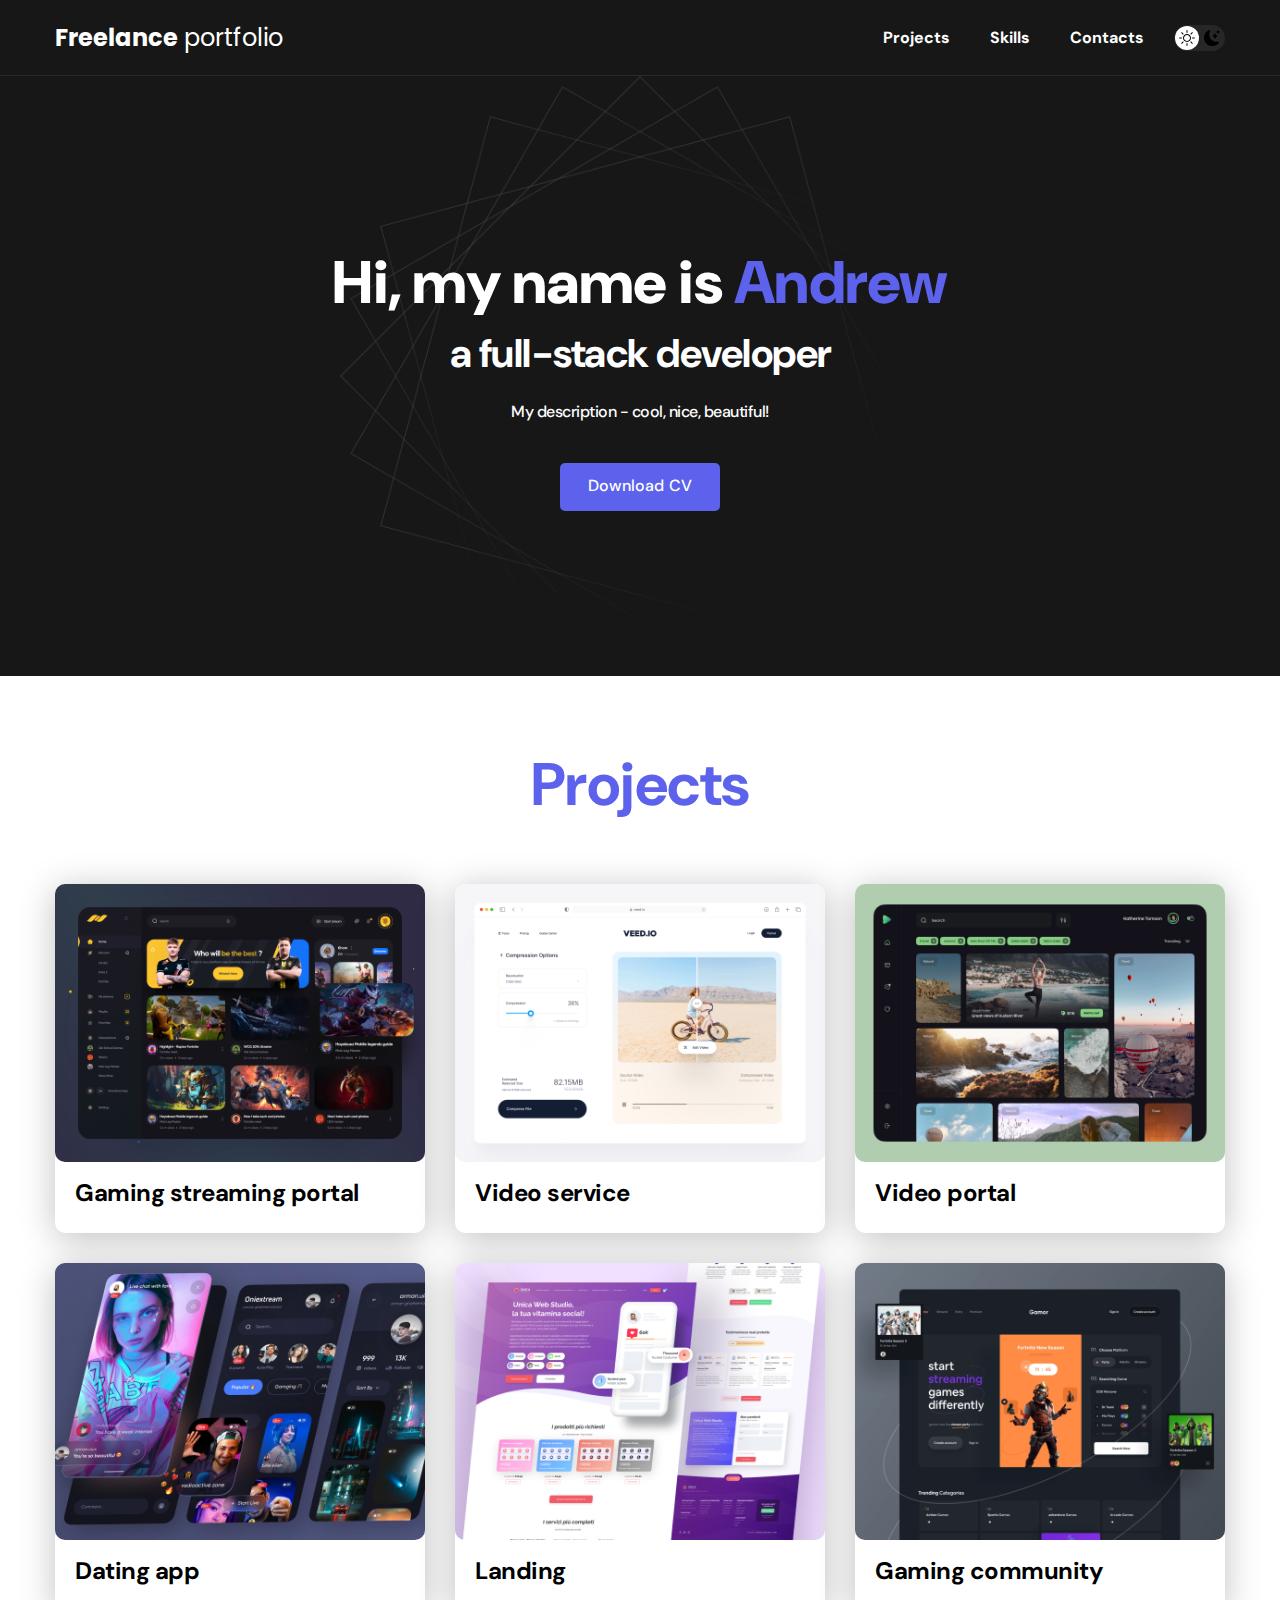
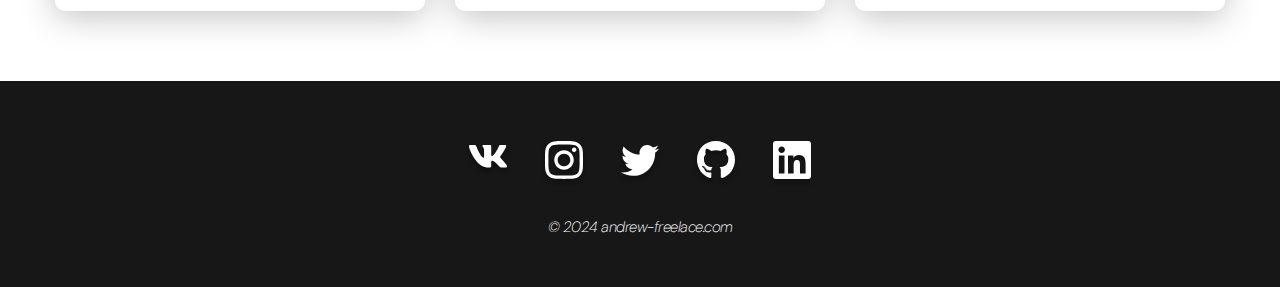
<file: index.html>
<!DOCTYPE html>
<html lang="en">
  <head>
    <meta charset="UTF-8" />
    <meta name="viewport" content="width=device-width, initial-scale=1.0" />
    <title>Freelance Portfolio</title>
    <link rel="stylesheet" href="./css/main.css" />
  </head>
  <body>
    <nav class="nav">
      <div class="container">
        <div class="nav-row">
          <a href="./index.html" class="logo"
            ><strong>Freelance</strong> portfolio</a
          >

          <button class="dark-mode-btn">
            <img src="./img/icons/sun.svg" alt="sun-icon" class="dark-mode-btn__icon">
            <img src="./img/icons/moon.svg" alt="moon-icon" class="dark-mode-btn__icon">
          </button>

          <ul class="nav-list">
            <li class="nav-list_item">
              <a href="./project-page.html" class="nav-list_link">Projects</a>
            </li>
            <li class="nav-list_item">
              <a href="./skills-page.html" class="nav-list_link">Skills</a>
            </li>
            <li class="nav-list_item">
              <a href="./contacts-page.html" class="nav-list_link">Contacts</a>
            </li>
          </ul>
        </div>
      </div>
    </nav>

    <header class="header">
      <div class="header_wrapper">
        <h1 class="header_title">
          <strong>Hi, my name is <em>Andrew</em></strong
          ><br />
          a full-stack developer
        </h1>
        <div class="header_descr">
          <p>My description - cool, nice, beautiful!</p>
        </div>
        <a href="#!" class="btn">Download CV</a>
      </div>
    </header>

    <main class="section">
      <div class="container">
        <h2 class="title">Projects</h2>
        <ul class="projects">
          <li class="project">
            <a href="./project-page.html">
              <img
                src="./img/projects/01-big.jpg"
                alt="project-img-1"
                class="project_image"
              />
              <h3 class="project_title">Gaming streaming portal</h3>
            </a>
          </li>
          <li class="project">
            <a href="./project-page.html">
              <img
                src="./img/projects/02-big.jpg"
                alt="project-img-2"
                class="project_image"
              />
              <h3 class="project_title">Video service</h3>
            </a>
          </li>
          <li class="project">
            <a href="./project-page.html">
              <img
                src="./img/projects/03-big.jpg"
                alt="project-img-3"
                class="project_image"
              />
              <h3 class="project_title">Video portal</h3>
            </a>
          </li>
          <li class="project">
            <a href="./project-page.html">
              <img
                src="./img/projects/04-big.jpg"
                alt="project-img-4"
                class="project_image"
              />
              <h3 class="project_title">Dating app</h3>
            </a>
          </li>
          <li class="project">
            <a href="./project-page.html">
              <img
                src="./img/projects/05-big.jpg"
                alt="project-img-5"
                class="project_image"
              />
              <h3 class="project_title">Landing</h3>
            </a>
          </li>
          <li class="project">
            <a href="./project-page.html">
              <img
                src="./img/projects/06-big.jpg"
                alt="project-img-6"
                class="project_image"
              />
              <h3 class="project_title">Gaming community</h3>
            </a>
          </li>
        </ul>
      </div>
    </main>

    <footer class="footer">
      <div class="container">
        <div class="footer-wrapper">
          <ul class="icon-list">
            <li class="icon-item">
              <a href="#!"><img src="./img/icons/vk.svg" alt="vk-link" /></a>
            </li>
            <li class="icon-item">
              <a href="#!"
                ><img src="./img/icons/instagram.svg" alt="instagram"
              /></a>
            </li>
            <li class="icon-item">
              <a href="#!"
                ><img src="./img/icons/twitter.svg" alt="twitter-link"
              /></a>
            </li>
            <li class="icon-item">
              <a href="#!"
                ><img src="./img/icons/gitHub.svg" alt="gitHub-link"
              /></a>
            </li>
            <li class="icon-item">
              <a href="#!"
                ><img src="./img/icons/linkedIn.svg" alt="linkedIn-link"
              /></a>
            </li>
          </ul>
          <p class="copyright">© 2024 andrew-freelace.com</p>
        </div>
      </div>
    </footer>
  </body>

  <script src="./js/main.js"></script>
</html>
</file>
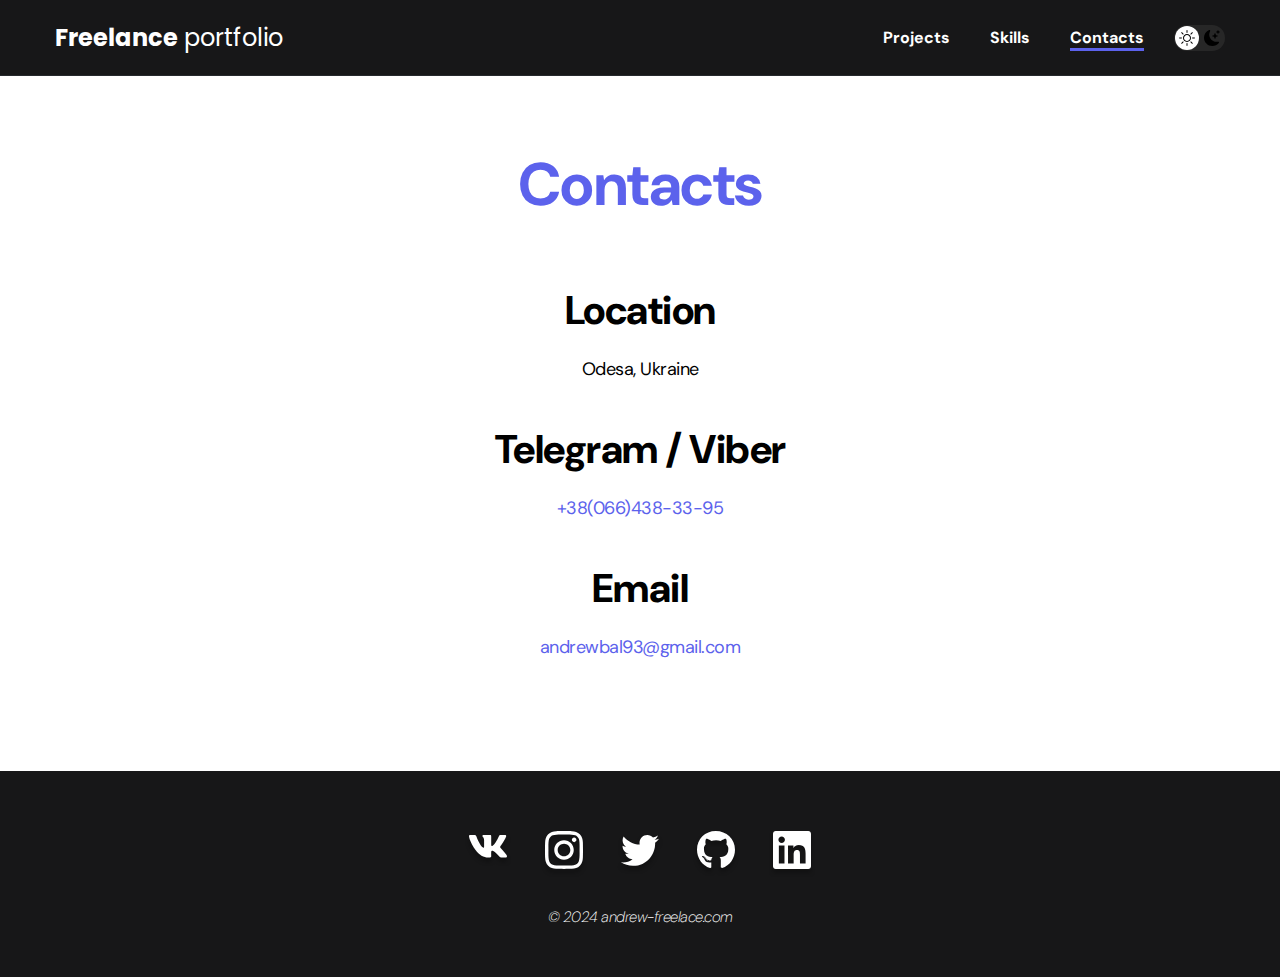
<file: contacts-page.html>
<!DOCTYPE html>
<html lang="en">
  <head>
    <meta charset="UTF-8" />
    <meta name="viewport" content="width=device-width, initial-scale=1.0" />
    <title>Project</title>
    <link rel="stylesheet" href="./css/main.css" />
  </head>
  <body>
    <nav class="nav">
      <div class="container">
        <div class="nav-row">
          <a href="./index.html" class="logo"
            ><strong>Freelance</strong> portfolio</a
          >

          <button class="dark-mode-btn">
            <img
              src="./img/icons/sun.svg"
              alt="sun-icon"
              class="dark-mode-btn__icon"
            />
            <img
              src="./img/icons/moon.svg"
              alt="moon-icon"
              class="dark-mode-btn__icon"
            />
          </button>

          <ul class="nav-list">
            <li class="nav-list_item">
              <a href="./project-page.html" class="nav-list_link">Projects</a>
            </li>
            <li class="nav-list_item">
              <a href="./skills-page.html" class="nav-list_link">Skills</a>
            </li>
            <li class="nav-list_item">
              <a href="./contacts-page.html" class="nav-list_link--active"
                >Contacts</a
              >
            </li>
          </ul>
        </div>
      </div>
    </nav>

    <main class="section">
      <div class="container">
        <div class="info-block">
          <h1 class="title">Contacts</h1>
          <div class="info-block_item">
            <h2 class="info-block_item-title">Location</h2>
            <p class="info-block_item-description">Odesa, Ukraine</p>
          </div>
          <div class="info-block_item">
            <h2 class="info-block_item-title">Telegram / Viber</h2>
            <p class="info-block_item-description">
              <a href="tel:+380664383395">+38(066)438-33-95</a>
            </p>
          </div>
          <div class="info-block_item">
            <h2 class="info-block_item-title">Email</h2>
            <p class="info-block_item-description">
              <a href="mailto:andrewbal93@gmail.com">andrewbal93@gmail.com</a>
            </p>
          </div>
        </div>
      </div>
    </main>

    <footer class="footer">
      <div class="container">
        <div class="footer-wrapper">
          <ul class="icon-list">
            <li class="icon-item">
              <a href="#!"><img src="./img/icons/vk.svg" alt="vk-link" /></a>
            </li>
            <li class="icon-item">
              <a href="#!"
                ><img src="./img/icons/instagram.svg" alt="instagram"
              /></a>
            </li>
            <li class="icon-item">
              <a href="#!"
                ><img src="./img/icons/twitter.svg" alt="twitter-link"
              /></a>
            </li>
            <li class="icon-item">
              <a href="#!"
                ><img src="./img/icons/gitHub.svg" alt="gitHub-link"
              /></a>
            </li>
            <li class="icon-item">
              <a href="#!"
                ><img src="./img/icons/linkedIn.svg" alt="linkedIn-link"
              /></a>
            </li>
          </ul>
          <p class="copyright">© 2024 andrew-freelace.com</p>
        </div>
      </div>
    </footer>
  </body>
  <script src="./js/main.js"></script>
</html>
</file>
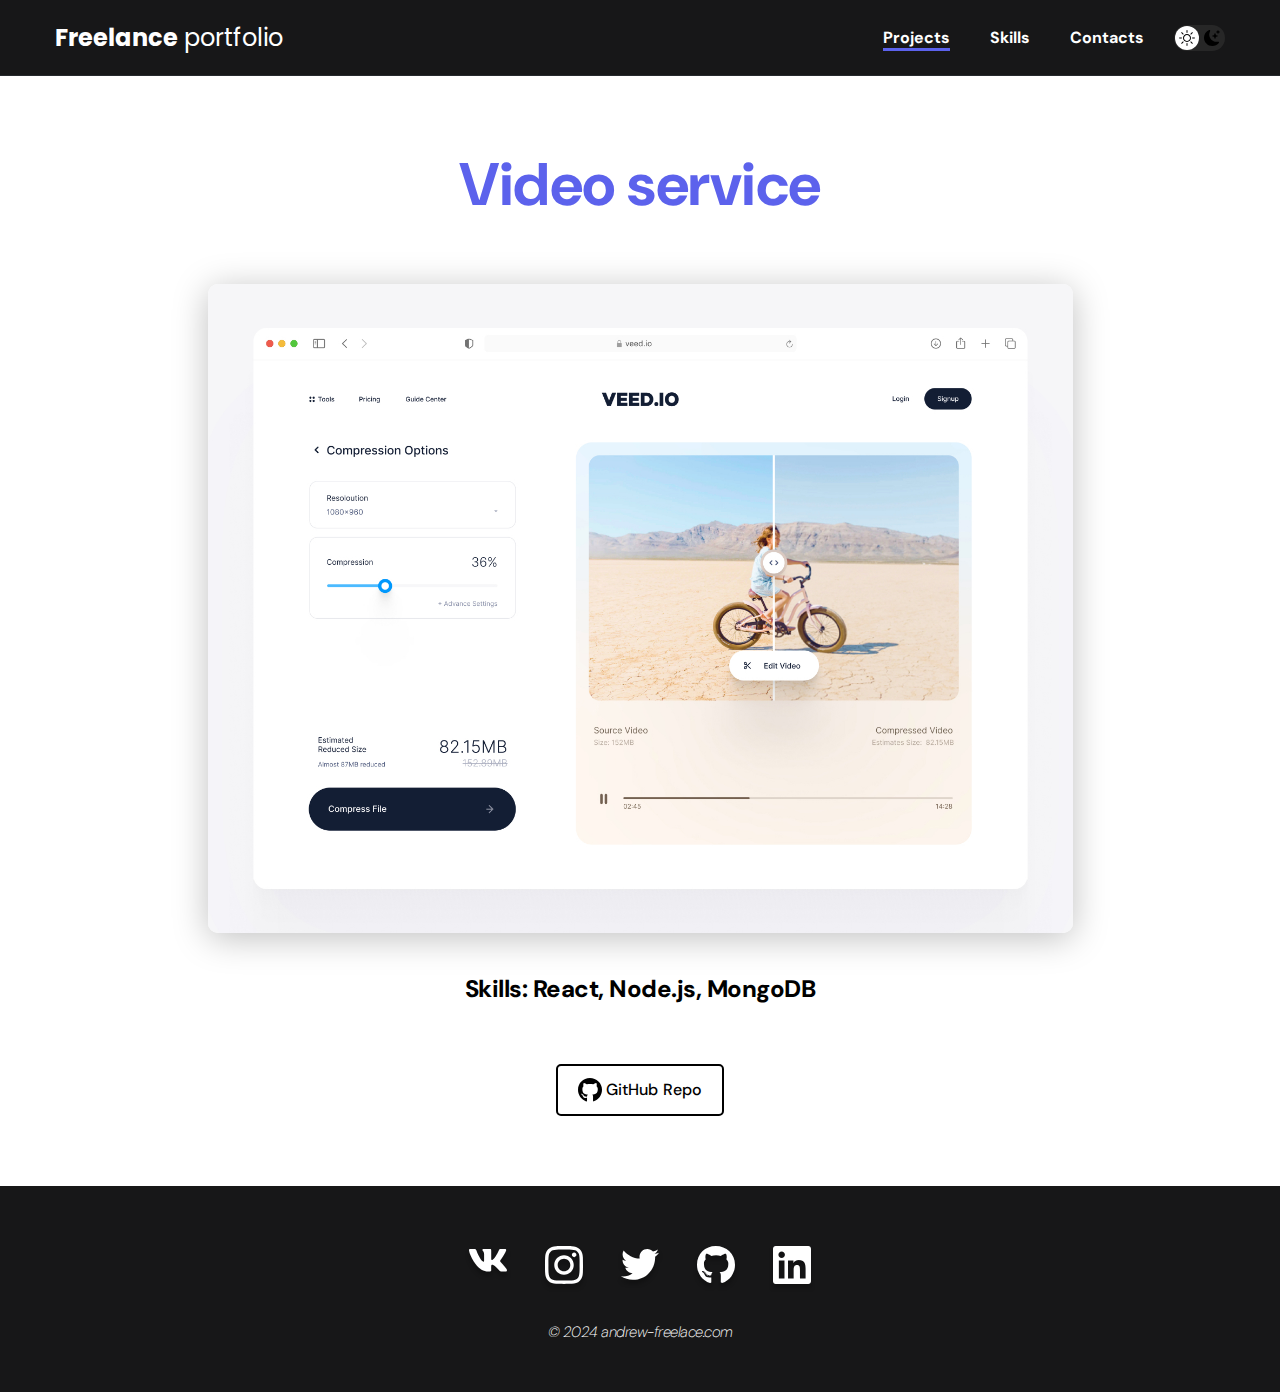
<file: project-page.html>
<!DOCTYPE html>
<html lang="en">
  <head>
    <meta charset="UTF-8" />
    <meta name="viewport" content="width=device-width, initial-scale=1.0" />
    <title>Project</title>
    <link rel="stylesheet" href="./css/main.css" />
  </head>
  <body>
    <nav class="nav">
      <div class="container">
        <div class="nav-row">
          <a href="./index.html" class="logo"
            ><strong>Freelance</strong> portfolio</a
          >

          <button class="dark-mode-btn">
            <img
              src="./img/icons/sun.svg"
              alt="sun-icon"
              class="dark-mode-btn__icon"
            />
            <img
              src="./img/icons/moon.svg"
              alt="moon-icon"
              class="dark-mode-btn__icon"
            />
          </button>

          <ul class="nav-list">
            <li class="nav-list_item">
              <a href="./Projects.html" class="nav-list_link--active"
                >Projects</a
              >
            </li>
            <li class="nav-list_item">
              <a href="./skills-page.html" class="nav-list_link">Skills</a>
            </li>
            <li class="nav-list_item">
              <a href="./contacts-page.html" class="nav-list_link">Contacts</a>
            </li>
          </ul>
        </div>
      </div>
    </nav>

    <main class="section">
      <div class="container">
        <div class="project-details">
          <h1 class="title">Video service</h1>
          <img
            src="./img/projects/02-big.jpg"
            alt="VideoService_img"
            class="project-details__cover"
          />
          <div class="project-description">
            <p>Skills: React, Node.js, MongoDB</p>
          </div>

          <a href="#!" class="git-link"
            ><img src="./img/icons/gitHub-black.svg" alt="" class="git-icon"/>
            GitHub Repo
          </a>
        </div>
      </div>
    </main>

    <footer class="footer">
      <div class="container">
        <div class="footer-wrapper">
          <ul class="icon-list">
            <li class="icon-item">
              <a href="#!"><img src="./img/icons/vk.svg" alt="vk-link" /></a>
            </li>
            <li class="icon-item">
              <a href="#!"
                ><img src="./img/icons/instagram.svg" alt="instagram"
              /></a>
            </li>
            <li class="icon-item">
              <a href="#!"
                ><img src="./img/icons/twitter.svg" alt="twitter-link"
              /></a>
            </li>
            <li class="icon-item">
              <a href="#!"
                ><img src="./img/icons/gitHub.svg" alt="gitHub-link"
              /></a>
            </li>
            <li class="icon-item">
              <a href="#!"
                ><img src="./img/icons/linkedIn.svg" alt="linkedIn-link"
              /></a>
            </li>
          </ul>
          <p class="copyright">© 2024 andrew-freelace.com</p>
        </div>
      </div>
    </footer>
  </body>
  <script src="./js/main.js"></script>
</html>
</file>
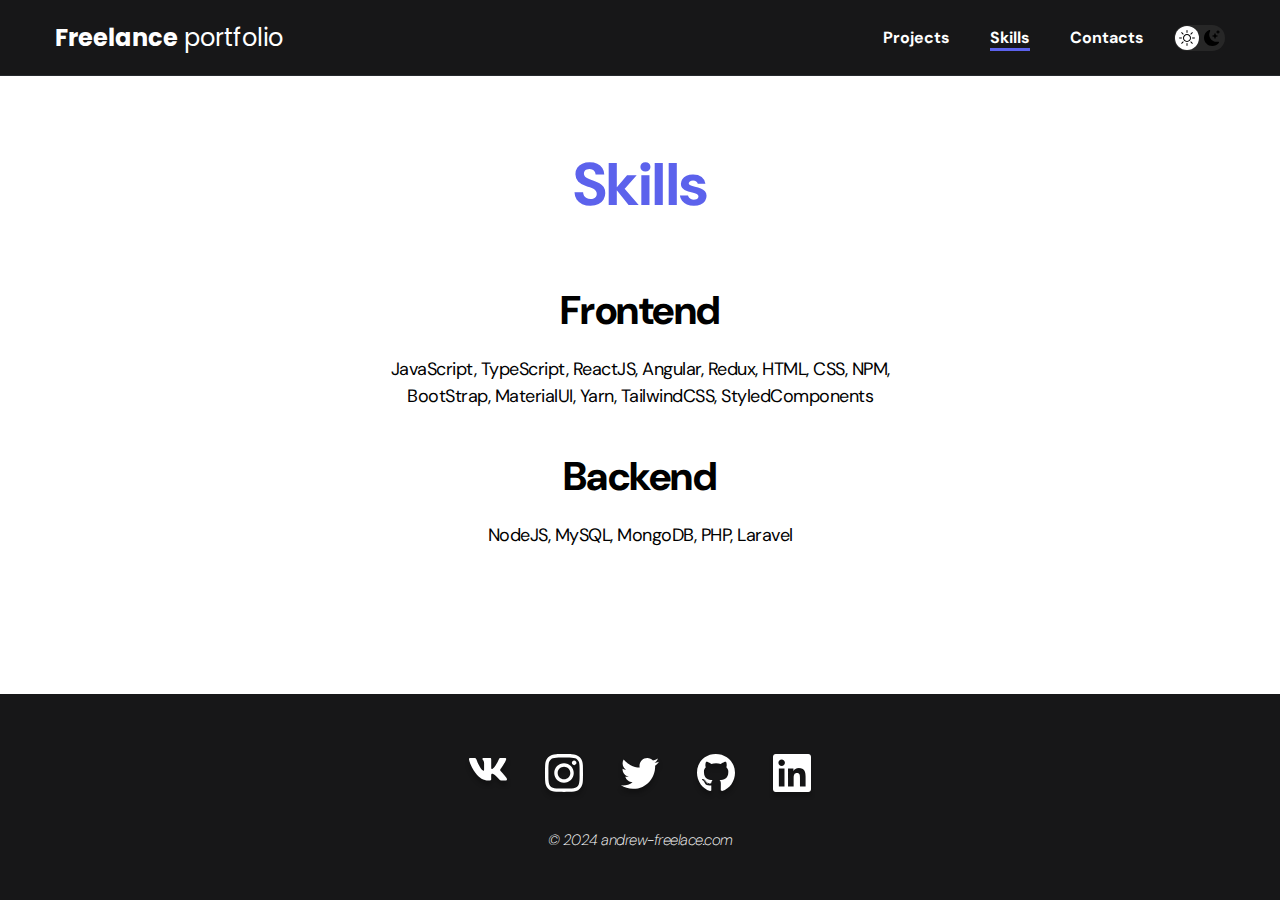
<file: skills-page.html>
<!DOCTYPE html>
<html lang="en">
  <head>
    <meta charset="UTF-8" />
    <meta name="viewport" content="width=device-width, initial-scale=1.0" />
    <title>Project</title>
    <link rel="stylesheet" href="./css/main.css" />
  </head>
  <body>
    <nav class="nav">
      <div class="container">
        <div class="nav-row">
          <a href="./index.html" class="logo"
            ><strong>Freelance</strong> portfolio</a
          >

          <button class="dark-mode-btn">
            <img src="./img/icons/sun.svg" alt="sun-icon" class="dark-mode-btn__icon">
            <img src="./img/icons/moon.svg" alt="moon-icon" class="dark-mode-btn__icon">
          </button>

          <ul class="nav-list">
            <li class="nav-list_item">
              <a href="./project-page.html" class="nav-list_link">Projects</a>
            </li>
            <li class="nav-list_item">
              <a href="./skills-page.html" class="nav-list_link--active">Skills</a>
            </li>
            <li class="nav-list_item">
              <a href="./contacts-page.html" class="nav-list_link">Contacts</a>
            </li>
          </ul>
        </div>
      </div>
    </nav>

    <main class="section">
      <div class="container">
        <div class="info-block">
          <h1 class="title">Skills</h1>
          <div class="info-block_item">
            <h2 class="info-block_item-title">Frontend</h2>
            <p class="info-block_item-description">JavaScript, TypeScript, ReactJS, Angular, Redux, HTML, CSS, NPM, BootStrap, MaterialUI, Yarn, TailwindCSS, StyledComponents</p>
          </div>
          <div class="info-block_item">
            <h2 class="info-block_item-title">Backend</h2>
            <p class="info-block_item-description">NodeJS, MySQL, MongoDB, PHP, Laravel</p>
          </div>
        
      </div>
    </main>

    <footer class="footer">
      <div class="container">
        <div class="footer-wrapper">
          <ul class="icon-list">
            <li class="icon-item">
              <a href="#!"><img src="./img/icons/vk.svg" alt="vk-link" /></a>
            </li>
            <li class="icon-item">
              <a href="#!"
                ><img src="./img/icons/instagram.svg" alt="instagram"
              /></a>
            </li>
            <li class="icon-item">
              <a href="#!"
                ><img src="./img/icons/twitter.svg" alt="twitter-link"
              /></a>
            </li>
            <li class="icon-item">
              <a href="#!"
                ><img src="./img/icons/gitHub.svg" alt="gitHub-link"
              /></a>
            </li>
            <li class="icon-item">
              <a href="#!"
                ><img src="./img/icons/linkedIn.svg" alt="linkedIn-link"
              /></a>
            </li>
          </ul>
          <p class="copyright">© 2024 andrew-freelace.com</p>
        </div>
      </div>
    </footer>
  </body>
  <script src="./js/main.js"></script>

</html>
</file>
<file: css/main.css>
@import './reset.css';
@import url('https://fonts.googleapis.com/css2?family=DM+Sans:ital,opsz,wght@0,9..40,100..1000;1,9..40,100..1000&family=Poppins:wght@400;500;700&display=swap');

/* .poppins-regular {
  font-family: "Poppins", sans-serif;
  font-weight: 400;
  font-style: normal;
}

.poppins-medium {
  font-family: "Poppins", sans-serif;
  font-weight: 500;
  font-style: normal;
}

.poppins-bold {
  font-family: "Poppins", sans-serif;
  font-weight: 700;
  font-style: normal;
}
 */

/* 
 <uniquifier>: Use a unique and descriptive class name
 <weight>: Use a value from 100 to 1000
 
 .dm-sans-<uniquifier> {
   font-family: "DM Sans", sans-serif;
   font-weight: <weight>;
   font-optical-sizing: auto;
   font-style: normal;
  } */

/* * {
    border: rgba(255, 255, 255, 35%) solid 0.1px;
    border-style: dashed;
  } */

:root {
  --bg-color: #171718;
  --border-color: #26292d;
  --white: #fff;
  --purple: #5c62ec;

  /* Light Mode */

  --body-bg: var(--white);
  --background: var(--bg-color);
  --text-color: black;
  --border: var(--border-color);
  --links: var(--white);
  --accent: var(--purple);
  --title: var(--accent);
  --shadow: rgba(0, 0, 0, 0.25);
}

.dark {
  --body-bg: #252526;
  --text-color: var(--white);
  --background: var(--bg-color);
  --border: var(--border-color);
  --links: var(--white);
  --accent: var(--purple);
  --title: var(--white);
  --shadow: rgba(0, 0, 0, 0.8);
}

html,
body {
  font-family: 'DM Sans', sans-serif;
  font-weight: 700;
  letter-spacing: -0.5px;
  height: 100%;
  margin: 0;
}

body {
  display: flex;
  flex-direction: column;
  background-color: var(--body-bg);
  color: var(--text-color);
}

main {
  flex: 1;
}

.container {
  margin: 0 auto;
  padding: 0 15px;
  max-width: 1200px;
}

.none {
  display: none !important;
}

/* Nav */

nav {
  background-color: var(--background);
  color: var(--links);
  border-bottom: 1px solid var(--border);
  padding: 20px 0;
  letter-spacing: 0;
}

.nav-row {
  display: flex;
  justify-content: flex-end;
  align-items: center;
  column-gap: 30px;
  row-gap: 20px;
  flex-wrap: wrap;
}

.logo {
  color: var(--links);
  font-size: 24px;
  font-family: 'Poppins', sans-serif;
  font-weight: 400;
  margin-right: auto;
}

.logo strong {
  font-weight: 700;
}

.nav-list {
  display: flex;
  align-items: center;
  flex-wrap: wrap;
  column-gap: 40px;
  row-gap: 10px;
}

.nav-list_item {
}
.nav-list_link {
  color: var(--links);
  transition: opacity 0.2s ease-in;
}

.nav-list_link:hover {
  opacity: 0.8;
}

.nav-list_link--active {
  color: var(--links);
  position: relative;
}

.nav-list_link--active::before {
  content: '';
  width: 100%;
  height: 3px;
  background-color: var(--accent);

  position: absolute;
  top: 100%;
  left: 0;
}

/* Dark mode btn */

.dark-mode-btn {
  background-color: #272727;
  width: 51px;
  border-radius: 50px;
  height: 26px;
  display: flex;
  justify-content: space-between;
  align-items: center;
  padding: 5px;
  position: relative;
  order: 9;
}

.dark-mode-btn::before {
  content: '';
  background-color: white;
  width: 24px;
  height: 24px;
  border-radius: 50%;
  position: absolute;
  top: 1px;
  left: 1px;
  transition: left 0.2s ease-in;
}

.dark-mode-btn--active::before {
  left: 26px;
}

.dark-mode-btn__icon {
  position: relative;
}

/* Header */

.header {
  background-color: var(--bg-color);
  background-image: url(../img/Abstract.png);
  background-repeat: no-repeat;
  background-size: contain;
  background-position: center center;

  color: var(--links);

  min-height: 600px;
  padding: 15px 0;

  display: flex;
  align-items: center;
  justify-content: center;
  text-align: center;
}

.header_wrapper {
}

.header_title {
  font-family: 'DM Sans', sans-serif;
  font-weight: 700;
  font-size: 40px;
  line-height: 1.4;
  margin-bottom: 20px;
}

.header_title strong {
  font-size: 60px;
}

.header_title em {
  color: var(--accent);
  font-style: normal;
}

.header_descr {
  font-weight: 500;
  margin-bottom: 40px;
  line-height: 1.333;
}

.header_descr p + p {
  margin-top: 1em;
}

/* Buttons */

.btn {
  display: inline-block;
  color: var(--links);
  background-color: var(--accent);
  padding: 12px 28px;
  border-radius: 5px;
  font-size: 16px;
  font-weight: 500;
  height: 48px;
  letter-spacing: 0.15px;
  transition: opacity 0.2s ease-in;
}

.btn:hover {
  opacity: 0.8;
}

.btn:active {
  position: relative;
  top: 1px;
}

/* Main */

.section {
  padding: 70px 0;
}

.title {
  margin-bottom: 60px;
  font-weight: 700;
  color: var(--title);
  font-size: 60px;
  line-height: 1.3;
  text-align: center;
}

/* Projects */

.projects {
  display: flex;
  justify-content: center;
  flex-wrap: wrap;
  row-gap: 30px;
  column-gap: 30px;
}

.project {
  max-width: 370px;
  background-color: var(--body-bg);
  box-shadow: 0 5px 35px 0 var(--shadow);
  border-radius: 10px;
}

.project_image {
  border-radius: 10px;
}

.project_title {
  font-weight: 700;
  line-height: 1.3;
  font-size: 24px;
  letter-spacing: -0.5px;
  color: var(--text-color);
  padding: 15px 20px 25px;
}

/* Project Page */

.project-details {
  max-width: 865px;
  margin: 0 auto;
  display: flex;
  flex-direction: column;
  align-items: center;
}

.project-details__cover {
  max-width: 100%;
  margin-bottom: 40px;
  box-shadow: 0 5px 35px 0 var(--shadow);
  border-radius: 10px;
}

.project-description p {
  font-size: 24px;
  color:var(--text-color);
  line-height: 1.3em;
  font-weight: 800;
  letter-spacing: -0.5px;
  margin-bottom: 30px;
  text-align: center;
}

.git-icon {
}

.git-link {
  font-size: 16px;
  font-weight: 500;
  line-height: 24px;
  letter-spacing: 0.15px;
  background-color: var(--white);
  color: black;
  border: 2px solid;
  border-radius: 5px;
  padding: 12px 20px;
  transition: opacity 0.2s ease-in;
}

.git-link:hover {
  opacity: 0.8;
}

.git-link:active {
  position: relative;
  top: 1px;
}

/* Skills */

.info-block_item {
  margin: 0 auto 40px;
  text-align: center;
  letter-spacing: -0.5px;
  color: var(--text-color);
  max-width: 571px;
}

.info-block_item-title {
  font-size: 40px;
  line-height: 1.3;
  font-weight: 800;
}

.info-block_item-description {
  font-size: 18px;
  line-height: 1.5;
  margin-top: 20px;
  line-height: 1.5;
  letter-spacing: -0.5px;
  font-weight: 400;
}

.info-block_item-description a{
  color: var(--accent);

}

.project-description {
  font-size: 24px;
  color: var(--bg-color);
  line-height: 1.3em;
  font-weight: 800;
  letter-spacing: -0.5px;
  margin-bottom: 30px;
  text-align: center;
}

/* FOOTER */

.footer {
  background-color: var(--background);
  color: var(--links);
  padding: 60px 0 50px;
}

.icon-list {
  display: flex;
  justify-content: center;
  column-gap: 30px;
  align-items: center;
}

.icon-item {
  font-size: 30px;
}

.copyright {
  margin: 30px auto 0;
  display: flex;
  justify-content: space-around;
  font-size: 15px;
  font-weight: 200;
  font-style: italic;
}

@media (max-width: 626px) {
  /* Main */

  .header {
    min-height: unset;
  }

  .header_title {
    font-size: 30px;
  }

  .header_title strong {
    font-size: 40px;
  }

  .section {
    padding: 40px 0;
  }

  .title {
    margin-bottom: 30px;
    font-size: 40px;
  }

  .project_title {
    font-size: 20px;
  }

  .nav-row {
    justify-content: space-between;
  }

  .dark-mode-btn {
    order: 0;
  }

  /* Skills/Contacts */

  .info-block_item-title {
    font-size: 25px;
  }

  .info-block_item-description {
    margin-top: 10px;
    font-size: 18px;
  }

  /* Project page */

  .project-description {
    font-size: 20px;
    margin-bottom: 20px;
  }

  /* Footer */

  .footer {
    padding: 40px 0 30px;
  }

  .icon-item {
    width: 28px;
  }

  .copyright {
    margin-top: 20px;
  }
}
</file>
